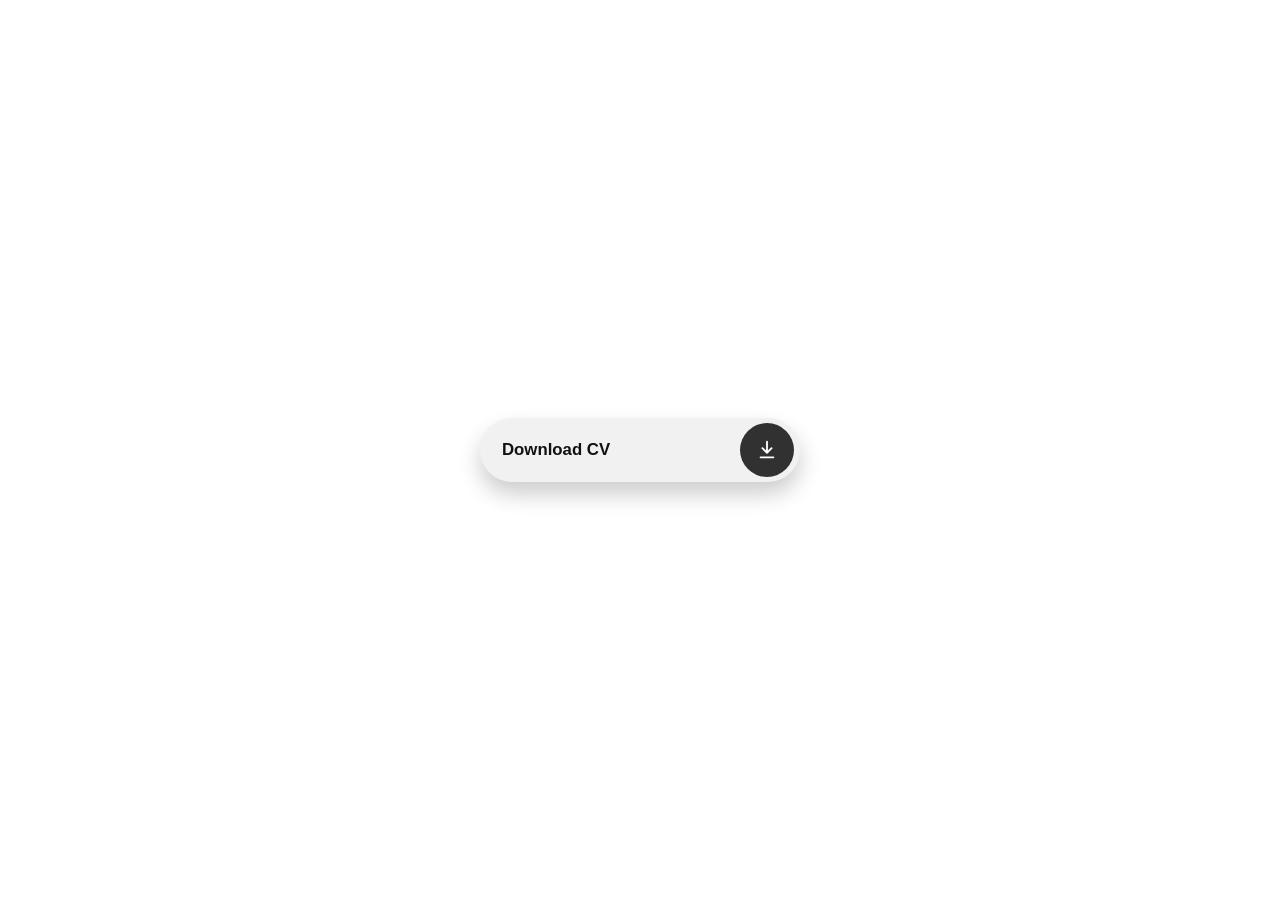
<file: button.html>
<!DOCTYPE html>
<html lang="en">
<head>
    <meta charset="UTF-8" />
    <meta name="viewport" content="width=device-width, initial-scale=1.0" />
    <title>Sliding Download Button</title>
    <link rel="stylesheet" href="button.css" />
</head>
<body>
    <a class="cta-button" href="files/Gabriel_Stewart_CV.pdf" download="Gabriel_Stewart_CV.pdf" aria-label="Download CV">
        <span class="label-dark" aria-hidden="true">Download CV</span>
        <span class="label-light" aria-hidden="true">Download CV</span>
        <span class="slider" aria-hidden="true">
            <svg viewBox="0 0 24 24" width="22" height="22" fill="none" stroke="currentColor" stroke-width="2" stroke-linecap="round" stroke-linejoin="round">
                <path d="M12 3v12m0 0 5-5m-5 5-5-5M5 20h14" />
            </svg>
        </span>
    </a>
</body>
</html>
</file>
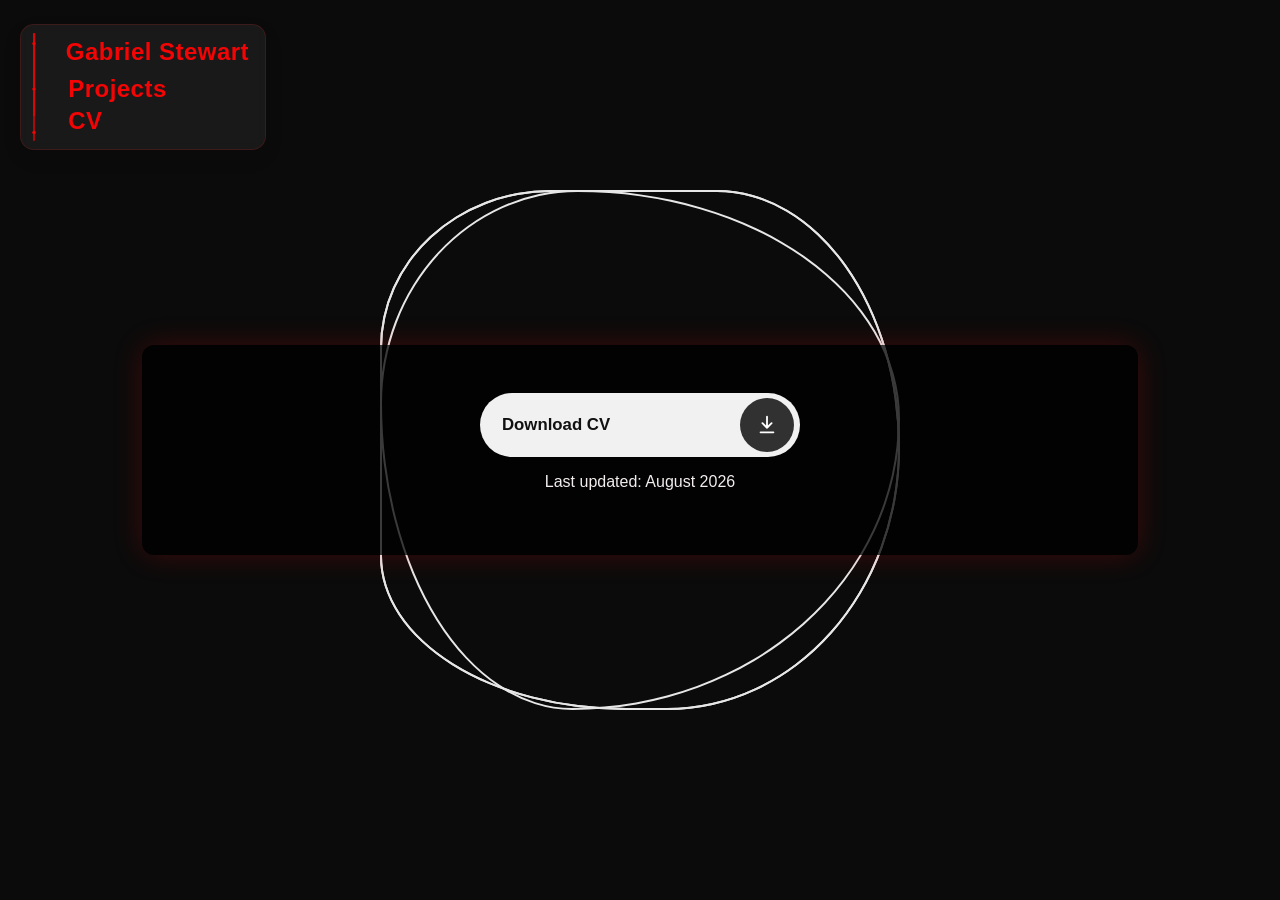
<file: cv.html>
<!DOCTYPE html>
<html lang="en">
<head>
    <meta charset="UTF-8">
    <meta name="viewport" content="width=device-width, initial-scale=1.0">
    <title>Academic Profile</title>
    <link rel="stylesheet" href="https://cdnjs.cloudflare.com/ajax/libs/font-awesome/6.4.2/css/all.min.css">
    <link rel="stylesheet" href="cv_styles.css">
</head>
<body>
    <div class="page-content">
        <nav>
            <svg class="circuit-overlay" viewBox="0 0 60 300" preserveAspectRatio="none">
                 <line x1="30" y1="20" x2="30" y2="280" stroke="#f30505" stroke-width="2"/>
                
               <circle cx="30" cy="45" r="4" fill="#f30505"/>
                 <circle cx="30" cy="155" r="4" fill="#f30505"/>
                 <circle cx="30" cy="260" r="4" fill="#f30505"/>

                 <line x1="30" y1="20" x2="30" y2="280" stroke="#f30505" stroke-width="2"/>
                 <line x1="30" y1="20" x2="30" y2="220" stroke="#f30505" stroke-width="2"/>
                 <line x1="30" y1="20" x2="30" y2="220" stroke="#f30505" stroke-width="2"/>

            </svg>

            <a href="index.html" class="name-title nav-item">Gabriel Stewart</a>
            <div class="nav-links">
                <a href="projects.html" class="nav-item">Projects</a>
                <a href="cv.html" class="nav-item">CV</a> 
            </div>
        </nav> 
        

        <!-- Other sections remain the same -->
                    
        <section id="cv" class="cv-section"> 
            <iframe class="cv-button-frame" src="button.html" title="Download CV" width="320" height="64"></iframe>
            <p class="cv-description">Last updated: August 2026</p>
            
        </section>
    </div>

    <div class="rings-bg" aria-hidden="true">
        <div class="ring">
            <i style="--clr: #ff3b30"></i>
            <i style="--clr: #f5f5f5"></i>
            <i style="--clr: #d9d9d9"></i>
        </div>
    </div>
</body>
</html>
</file>
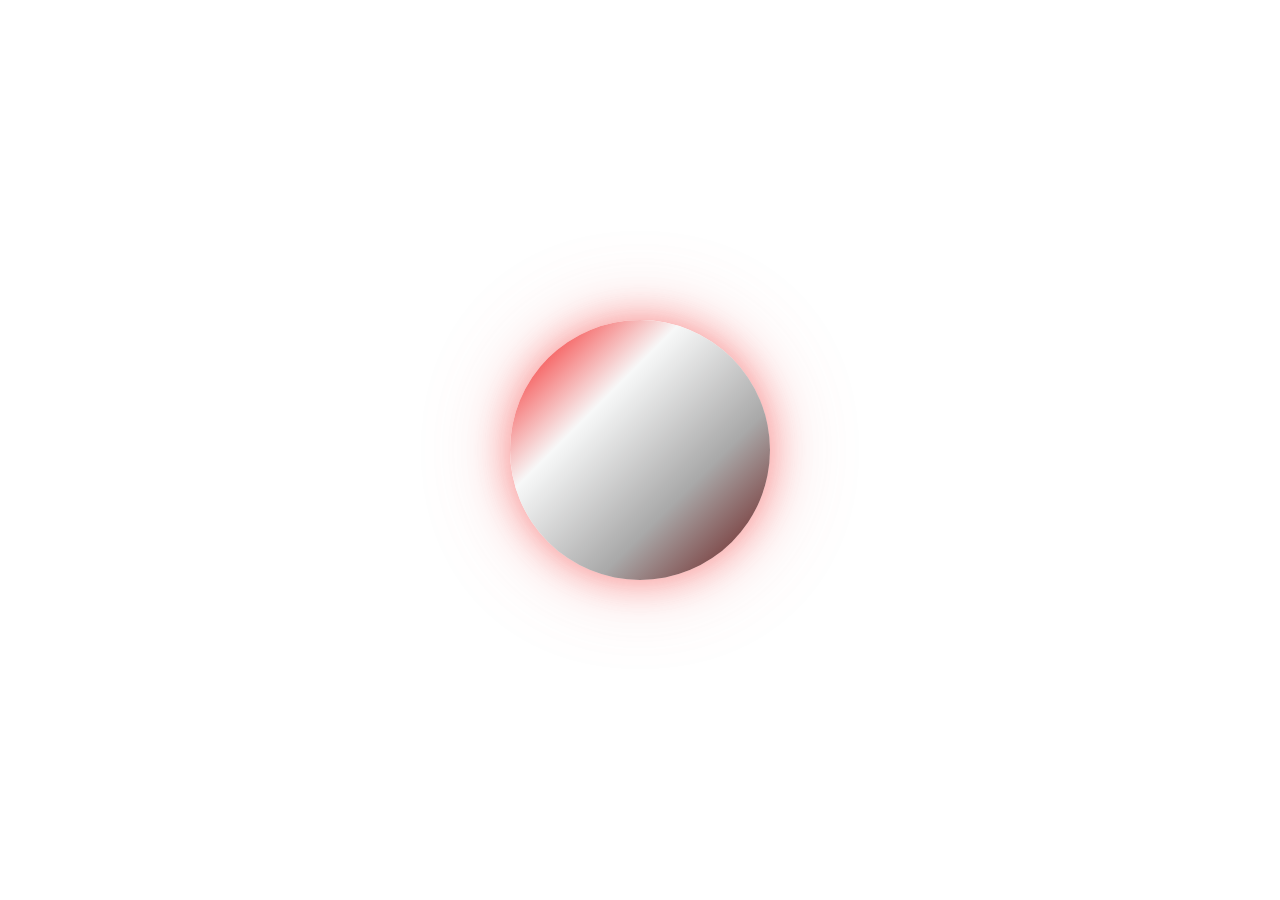
<file: orb.html>
<!DOCTYPE html>
<html lang="en">
<head>
	<meta charset="UTF-8">
	<meta name="viewport" content="width=device-width, initial-scale=1.0">
	<title>Orb</title>
	<link rel="stylesheet" href="orb.css">
	<script src="orb.js" defer></script>
</head>
<body>
	<div class="orb"></div>
</body>
</html>
</file>
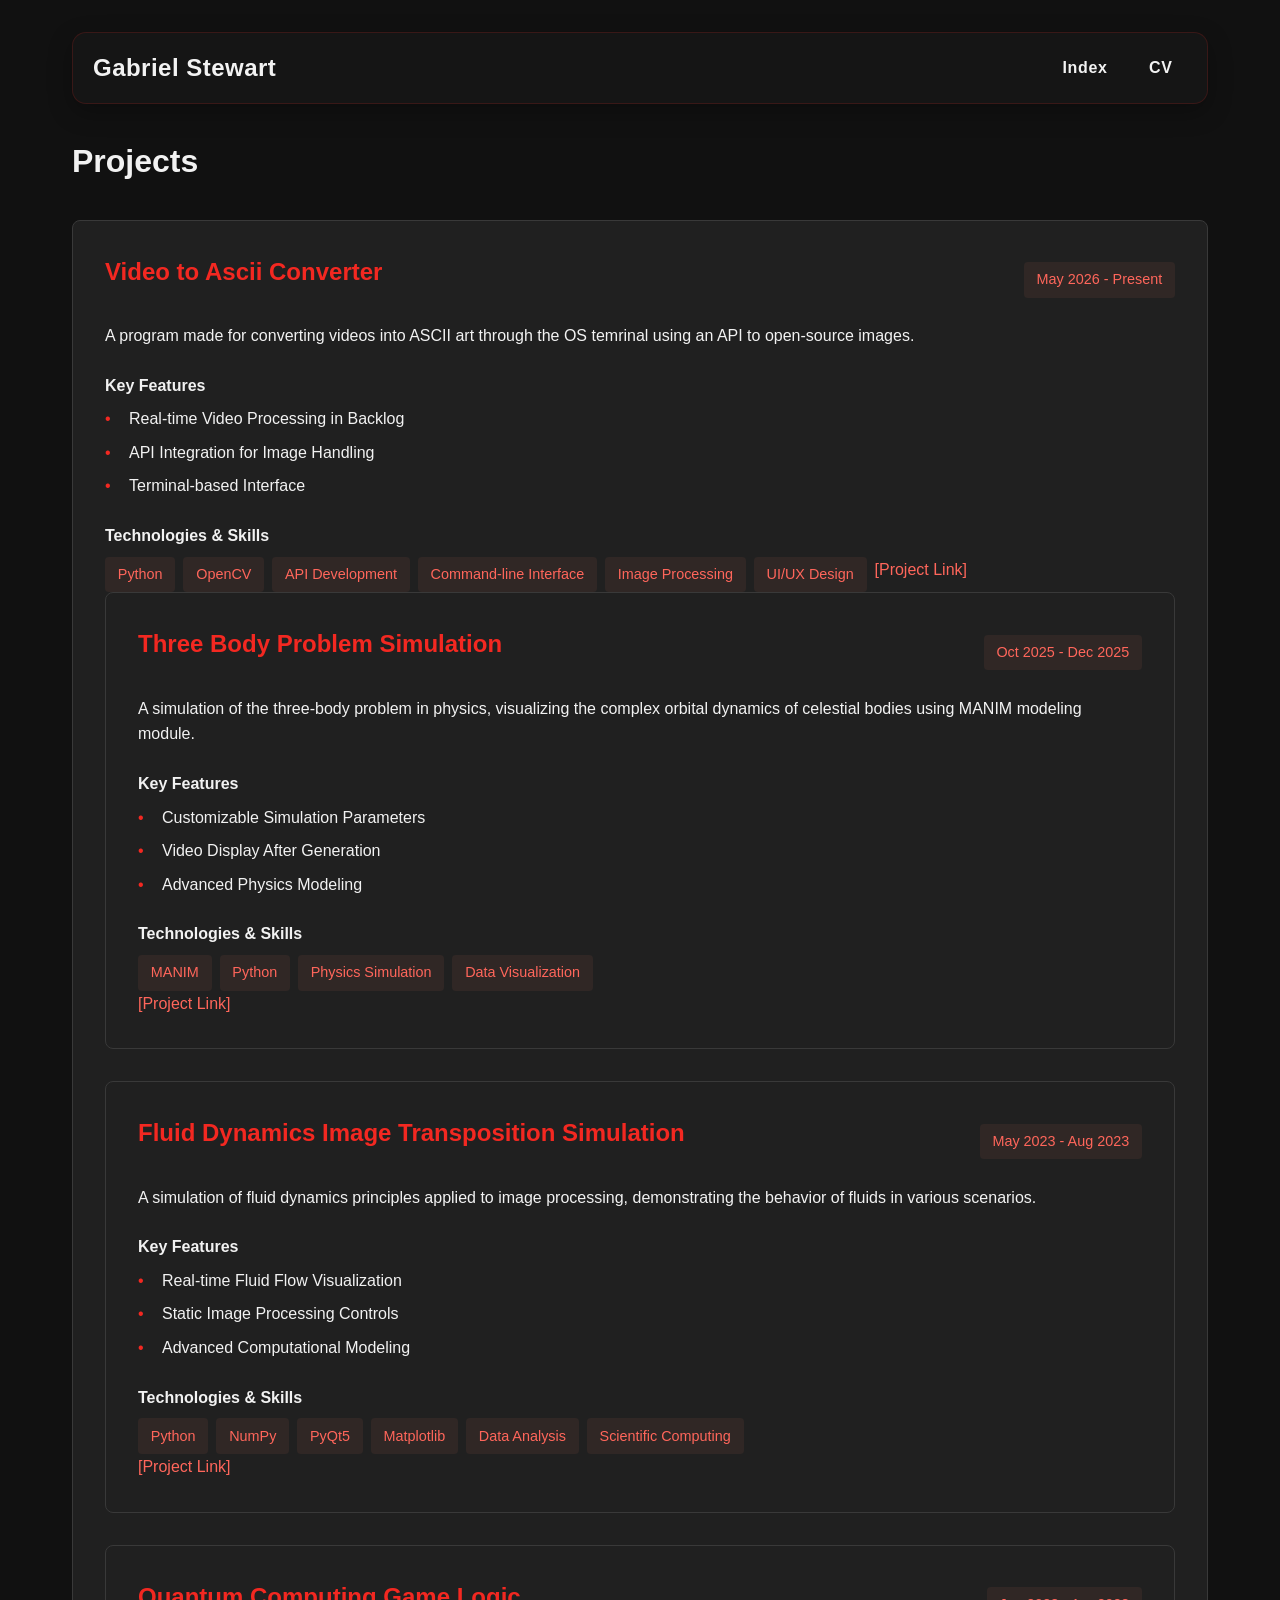
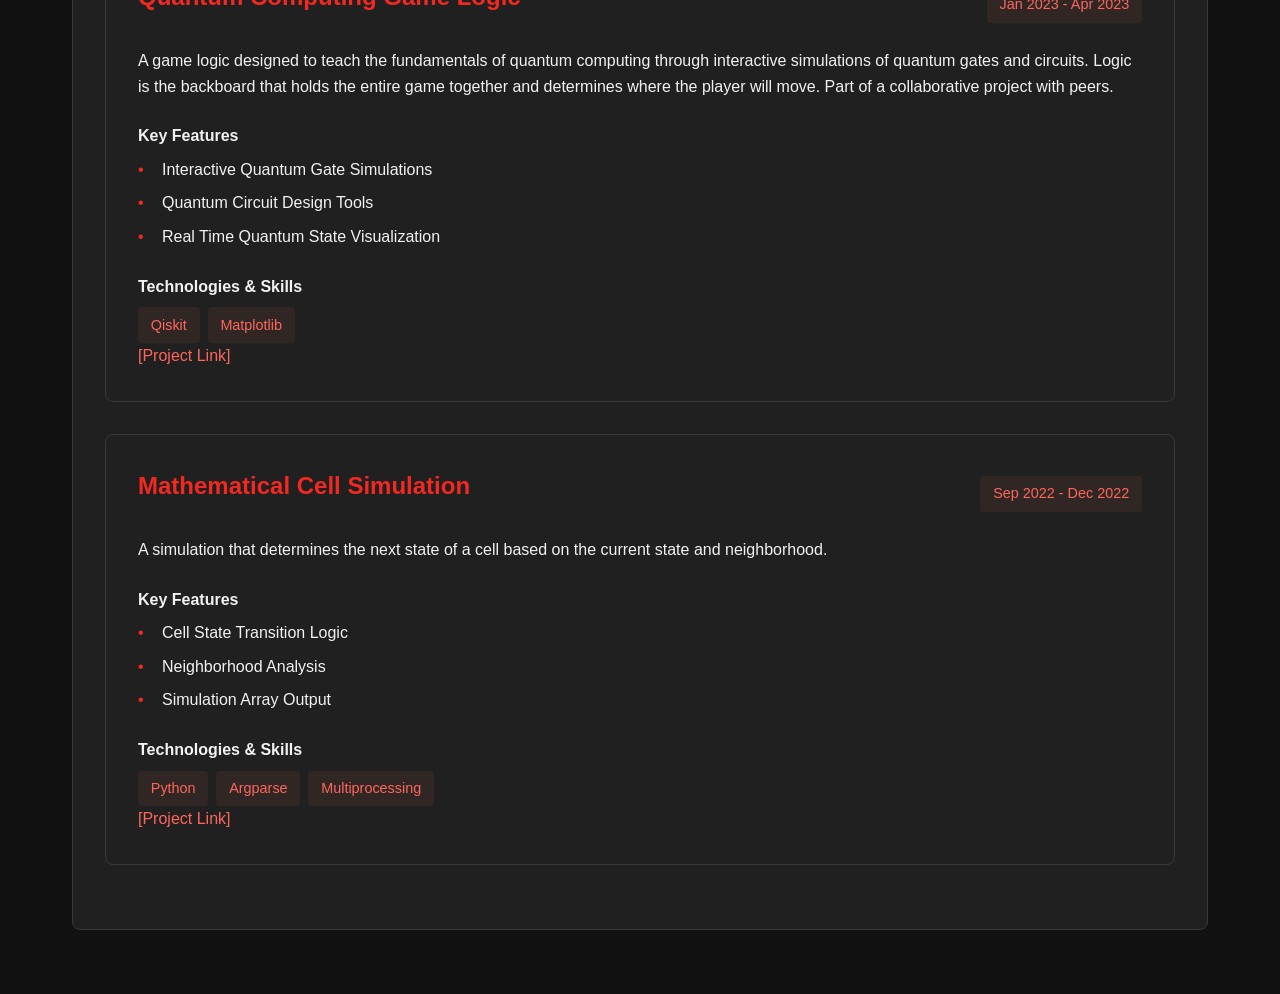
<file: projects.html>
<!DOCTYPE html>
<html lang="en">
<head>
    <meta charset="UTF-8">
    <meta name="viewport" content="width=device-width, initial-scale=1.0">
    <title>Projects - Academic Portfolio</title>
    <link rel="stylesheet" href="projects_styles.css">
    <link rel="stylesheet" href="https://cdnjs.cloudflare.com/ajax/libs/font-awesome/6.4.2/css/all.min.css">
</head>
<body>
    <div class="container">
        <nav>
            <a href="index.html" class="name-title">Gabriel Stewart</a>
            <div class="nav-links">
                <a href="index.html">Index</a>
                <a href="cv.html">CV</a>
            </div>
        </nav>

        <h2>Projects</h2>
        <!-- Video to Ascii Converter -->
        <div class="project-card">
            <div class="project-header">
                <div class="project-title-group">
                    <h3 class="project-title">Video to Ascii Converter</h3>
                </div>
                <span class="project-timeline">May 2026 - Present</span>
            </div>
            <div class="project-description">
                <p>A program made for converting videos into ASCII art through the OS temrinal using an API to open-source images.</p>
            </div>
            <div class="key-features">
                <h4>Key Features</h4>
                <ul>
                    <li>Real-time Video Processing in Backlog</li>
                    <li>API Integration for Image Handling</li>
                    <li>Terminal-based Interface</li>
                </ul>
            </div>
            <div class="skills-section">
                <h4>Technologies & Skills</h4>
                <div class="skills-grid">
                    <span class="skill-tag">Python</span>
                    <span class="skill-tag">OpenCV</span>
                    <span class="skill-tag">API Development</span>
                    <span class="skill-tag">Command-line Interface</span>
                    <span class="skill-tag">Image Processing</span>
                    <span class="skill-tag">UI/UX Design</span>
                    <div>
                    <a href="https://github.com/gabrstew/Video-To-Ascii-Converter" class="highlight-link">[Project Link]</a> 
                </div>
            </div>
        </div>

        <!-- Three Body Problem Simulation -->
        <div class="project-card">
            <div class="project-header">
                <div class="project-title-group">
                    <h3 class="project-title">Three Body Problem Simulation</h3>
                </div>
                <span class="project-timeline">Oct 2025 - Dec 2025</span>
            </div>
            <div class="project-description">
                <p>A simulation of the three-body problem in physics, visualizing the complex orbital dynamics of celestial bodies using MANIM modeling module.</p>
            </div>
            <div class="key-features">
                <h4>Key Features</h4>
                <ul>
                    <li>Customizable Simulation Parameters</li>
                    <li>Video Display After Generation</li>
                    <li>Advanced Physics Modeling</li>
                </ul>
            </div>
            <div class="skills-section">
                <h4>Technologies & Skills</h4>
                <div class="skills-grid">
                    <span class="skill-tag">MANIM</span>
                    <span class="skill-tag">Python</span>
                    <span class="skill-tag">Physics Simulation</span>
                    <span class="skill-tag">Data Visualization</span>
                    
                </div>
                <a href="https://github.com/gabrstew/Three-Body-Problem" class="highlight-link">[Project Link]</a>
            </div>
        </div>

        <!-- Fluid Dynamics Image Transposition Simulation -->
        <div class="project-card">
            <div class="project-header">
                <div class="project-title-group">
                    <h3 class="project-title">Fluid Dynamics Image Transposition Simulation</h3>
                </div>
                <span class="project-timeline">May 2023 - Aug 2023</span>
            </div>
            <div class="project-description">
                <p>A simulation of fluid dynamics principles applied to image processing, demonstrating the behavior of fluids in various scenarios.</p>
            </div>
            <div class="key-features">
                <h4>Key Features</h4>
                <ul>
                    <li>Real-time Fluid Flow Visualization</li>
                    <li>Static Image Processing Controls</li>
                    <li>Advanced Computational Modeling</li>
                </ul>
            </div>
            <div class="skills-section">
                <h4>Technologies & Skills</h4>
                <div class="skills-grid">
                    <span class="skill-tag">Python</span>
                    <span class="skill-tag">NumPy</span>
                    <span class="skill-tag">PyQt5</span>
                    <span class="skill-tag">Matplotlib</span>
                    <span class="skill-tag">Data Analysis</span>
                    <span class="skill-tag">Scientific Computing</span>
                </div>
                <a href="https://github.com/gabrstew/Fluid-Dynamics-Image-Transposition" class="highlight-link">[Project Link]</a>
            </div>
        </div>

        <!-- Quantum Computing Game Logic -->
        <div class="project-card">
            <div class="project-header">
                <div class="project-title-group">
                    <h3 class="project-title">Quantum Computing Game Logic</h3>
                </div>
                <span class="project-timeline">Jan 2023 - Apr 2023</span>
            </div>
            <div class="project-description">
                <p>A game logic designed to teach the fundamentals of quantum computing through interactive simulations of quantum gates and circuits. Logic is the backboard that holds the entire game together and determines where the player will move. Part of a collaborative project with peers.</p>
            </div>
            <div class="key-features">
                <h4>Key Features</h4>
                <ul>
                    <li>Interactive Quantum Gate Simulations</li>
                    <li>Quantum Circuit Design Tools</li>
                    <li>Real Time Quantum State Visualization</li>
                </ul>
            </div>
            <div class="skills-section">
                <h4>Technologies & Skills</h4>
                <div class="skills-grid">
                    <span class="skill-tag">Qiskit</span>
                    <span class="skill-tag">Matplotlib</span>
                </div>
                <a href="https://github.com/gabrstew/Quantum_Tree_Game" class="highlight-link">[Project Link]</a>

            </div>
        </div>

        <!-- Mathematical Cell Simulation -->
        <div class="project-card">
            <div class="project-header">
                <div class="project-title-group">
                    <h3 class="project-title">Mathematical Cell Simulation</h3>
                </div>
                <span class="project-timeline">Sep 2022 - Dec 2022</span>
            </div>
            <div class="project-description">
                <p>A simulation that determines the next state of a cell based on the current state and neighborhood.</p>
            </div>
            <div class="key-features">
                <h4>Key Features</h4>
                <ul>
                    <li>Cell State Transition Logic</li>
                    <li>Neighborhood Analysis</li>
                    <li>Simulation Array Output</li>
                </ul>
            </div>
            <div class="skills-section">
                <h4>Technologies & Skills</h4>
                <div class="skills-grid">
                    <span class="skill-tag">Python</span>
                    <span class="skill-tag">Argparse</span>
                    <span class="skill-tag">Multiprocessing</span>
                </div>
                                    <a href="https://github.com/gabrstew/Cellular-Transition" class="highlight-link">[Project Link]</a>

            </div>
        </div>
    </div>
</body>
</html>    
            </div>
            </div>
        </div>
    </div>
</body>
</html>
</file>
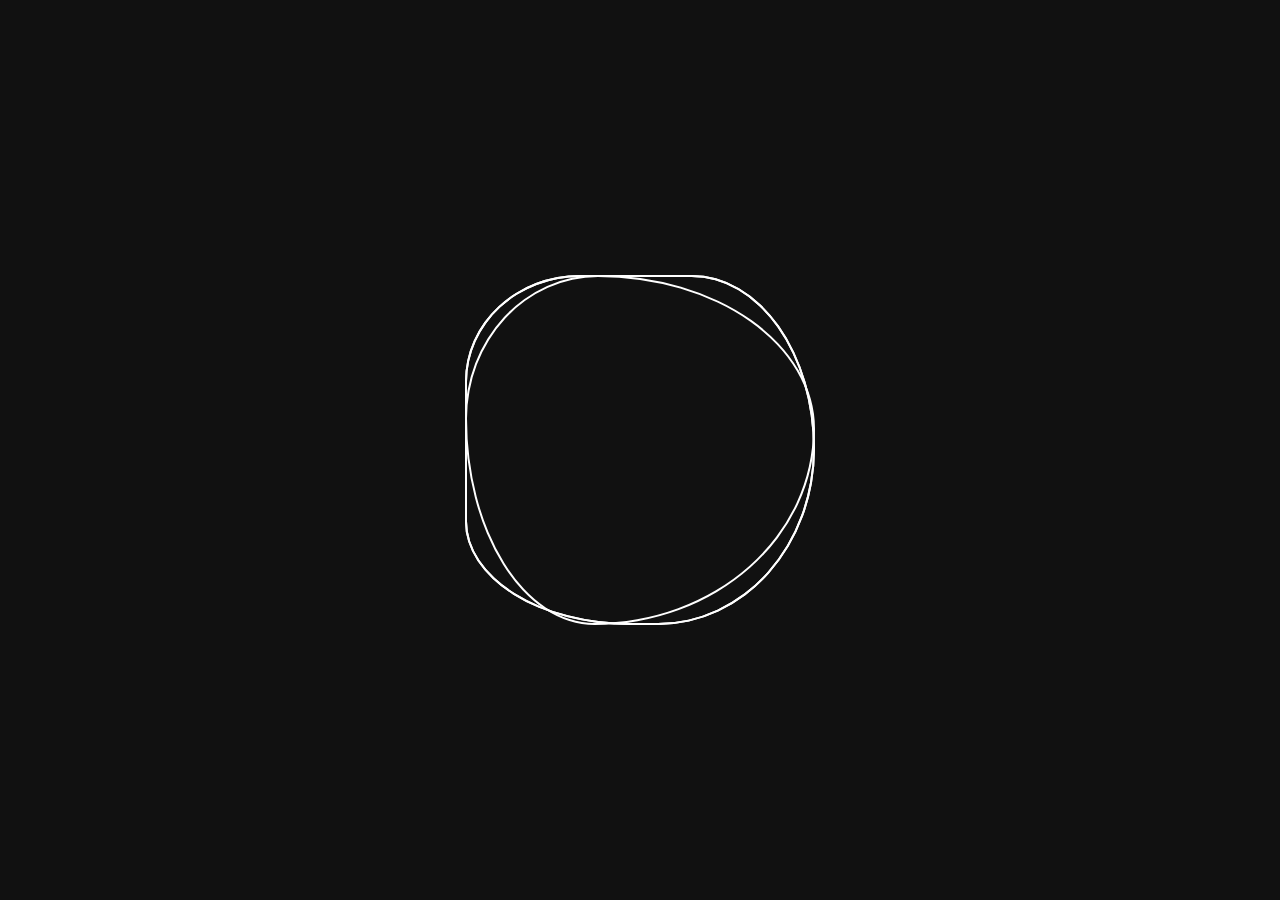
<file: rings.html>
<!DOCTYPE html>
<html lang="en">
<head>
<link rel="stylesheet" href="rings.css">
</head>
<body>
    <div class="ring">
        <i style="--clr:red"></i>
        <i style="--clr:white"></i>
        <i style="--clr:black"></i>
    </div>
</body>
</html>
</file>
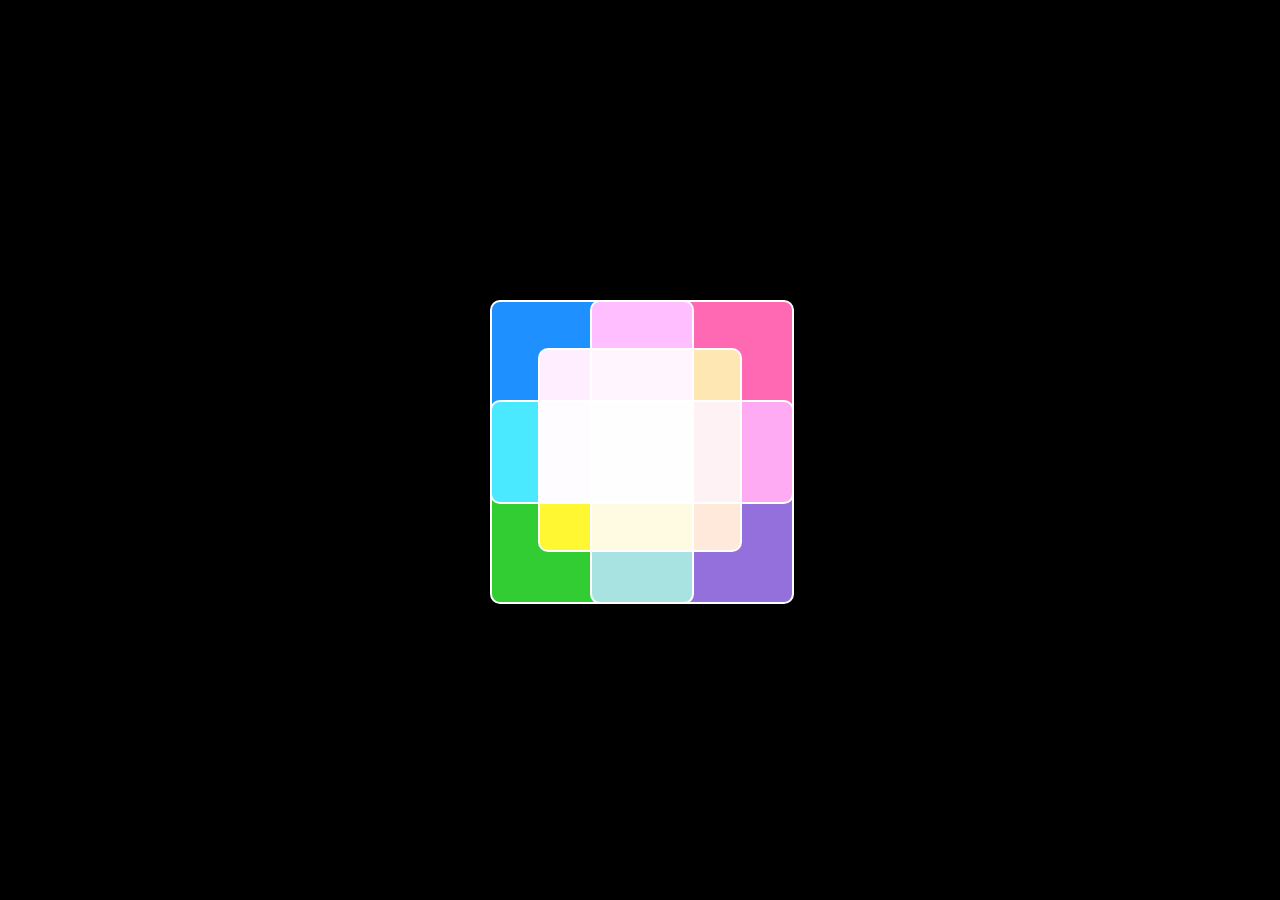
<file: Squares.html>
<!DOCTYPE html>
<html>
<head>
    <link rel="stylesheet" href="squares.css">
    <link rel="stylesheet" href="https://cdnjs.cloudflare.com/ajax/libs/font-awesome/6.4.2/css/all.min.css">
    <style>
        body {
            margin: 0;
            height: 100vh;
            display: flex;
            justify-content: center;
            align-items: center;
            background-color: black;
            overflow: hidden;
        }
        .loader, .loader span {
            width: 20em;
            height: 20em;
            border: 0.25em solid white;
            font-size: 10px;
            border-radius: 1em;
            position: absolute;
            mix-blend-mode: screen;
        }
        .loader {
            background-color: gold;
            animation: rotating 2s linear
            infinite;

        }
        @keyframes rotating {
            to {
                transform: rotate(1turn);
            }
        }
        .loader span {
            animation: de-rotating 4s
            linear infinite;
        }
        @keyframes de-rotating {
            from, to {
                transform: rotate(0deg)
                scale(0.5);
            } 
            50% {
                transform: rotate(-180deg)
                scale(1.2);
            }
        }
        .loader span:nth-child(1) {
            top: -5em;
            left: -5em;
            background-color: dodgerblue;
        }
        .loader span:nth-child(2) {
            top: -5em;
            left: 5em;
            background-color: hotpink;
        }
        .loader span:nth-child(3) {
            top: 5em;
            left: 5em;
            background-color: mediumpurple;
        }
        .loader span:nth-child(4) {
            top: 5em;
            left: -5em;
            background-color: limegreen;
        }
    </style>
</head>
<body>
    <div class="loader">
        <span></span> 
        <span></span>
        <span></span>
        <span></span>
    </div>
<body>
<html>
</file>
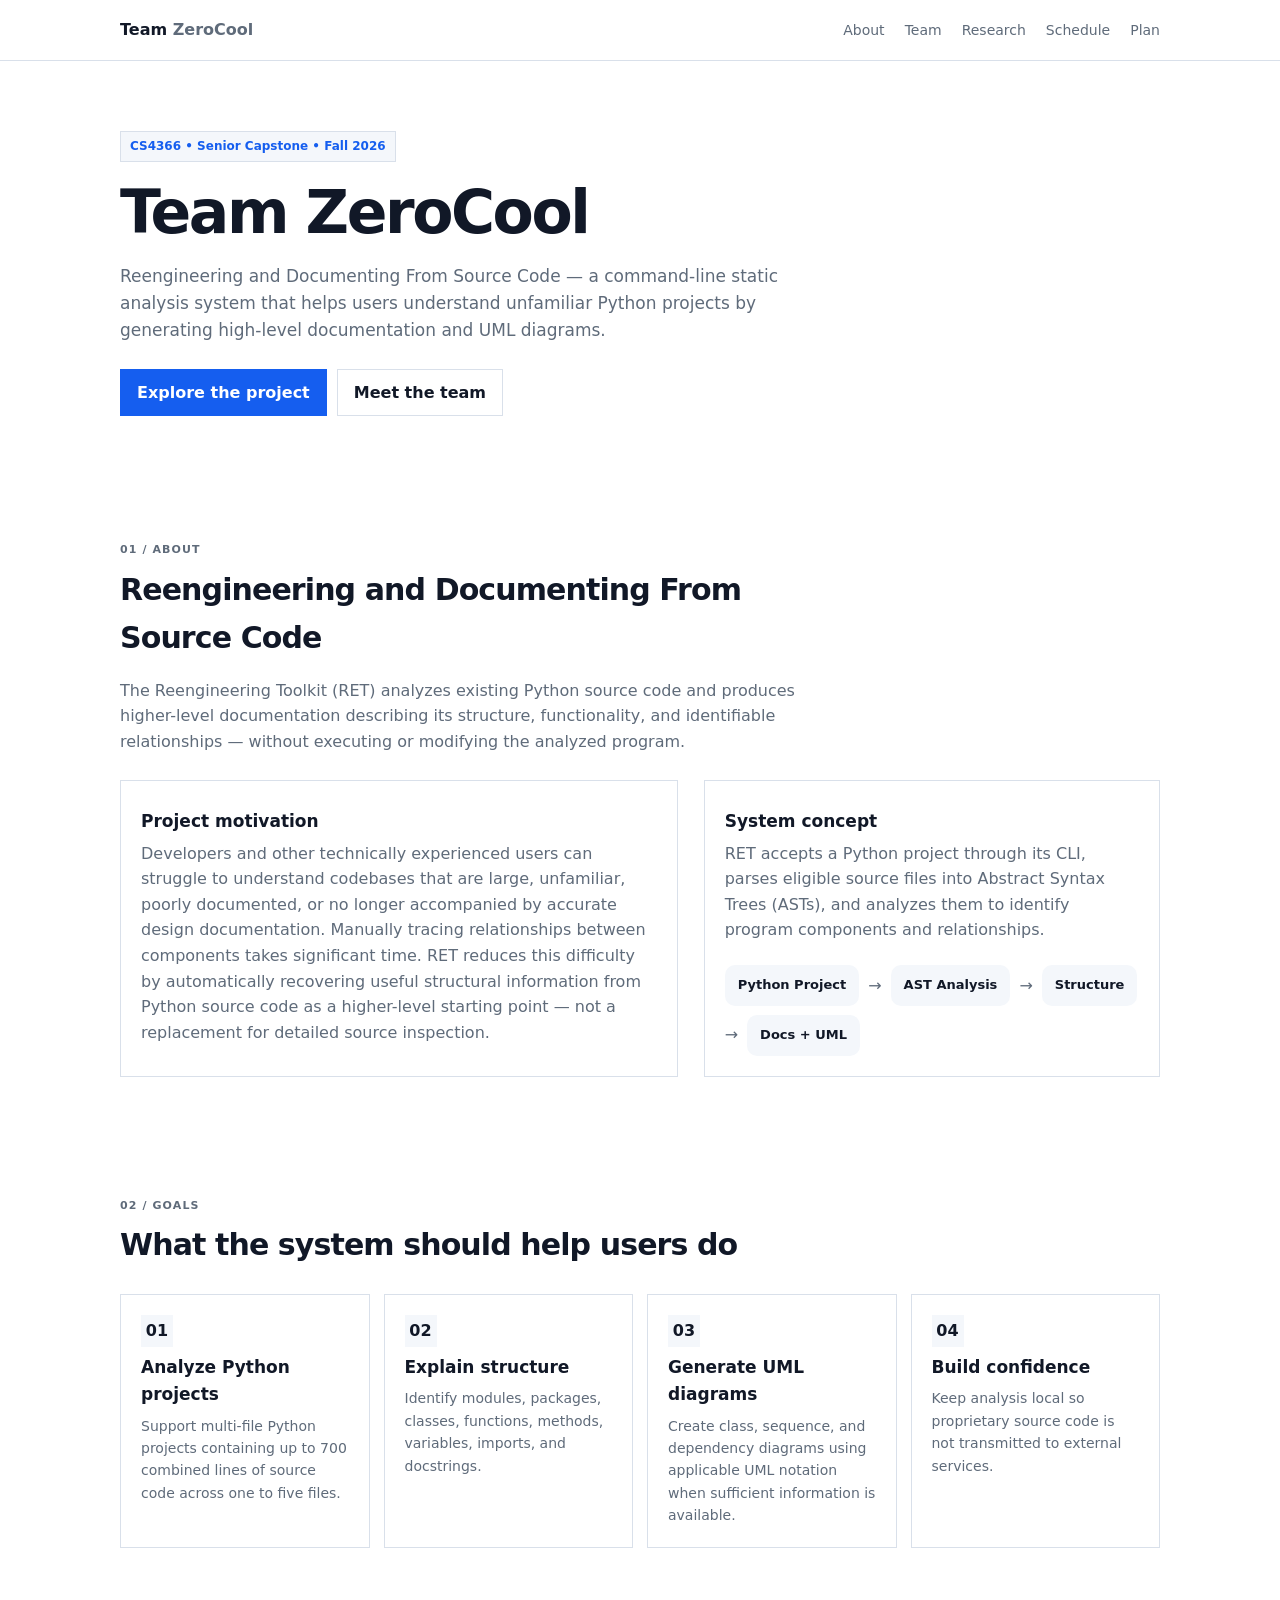
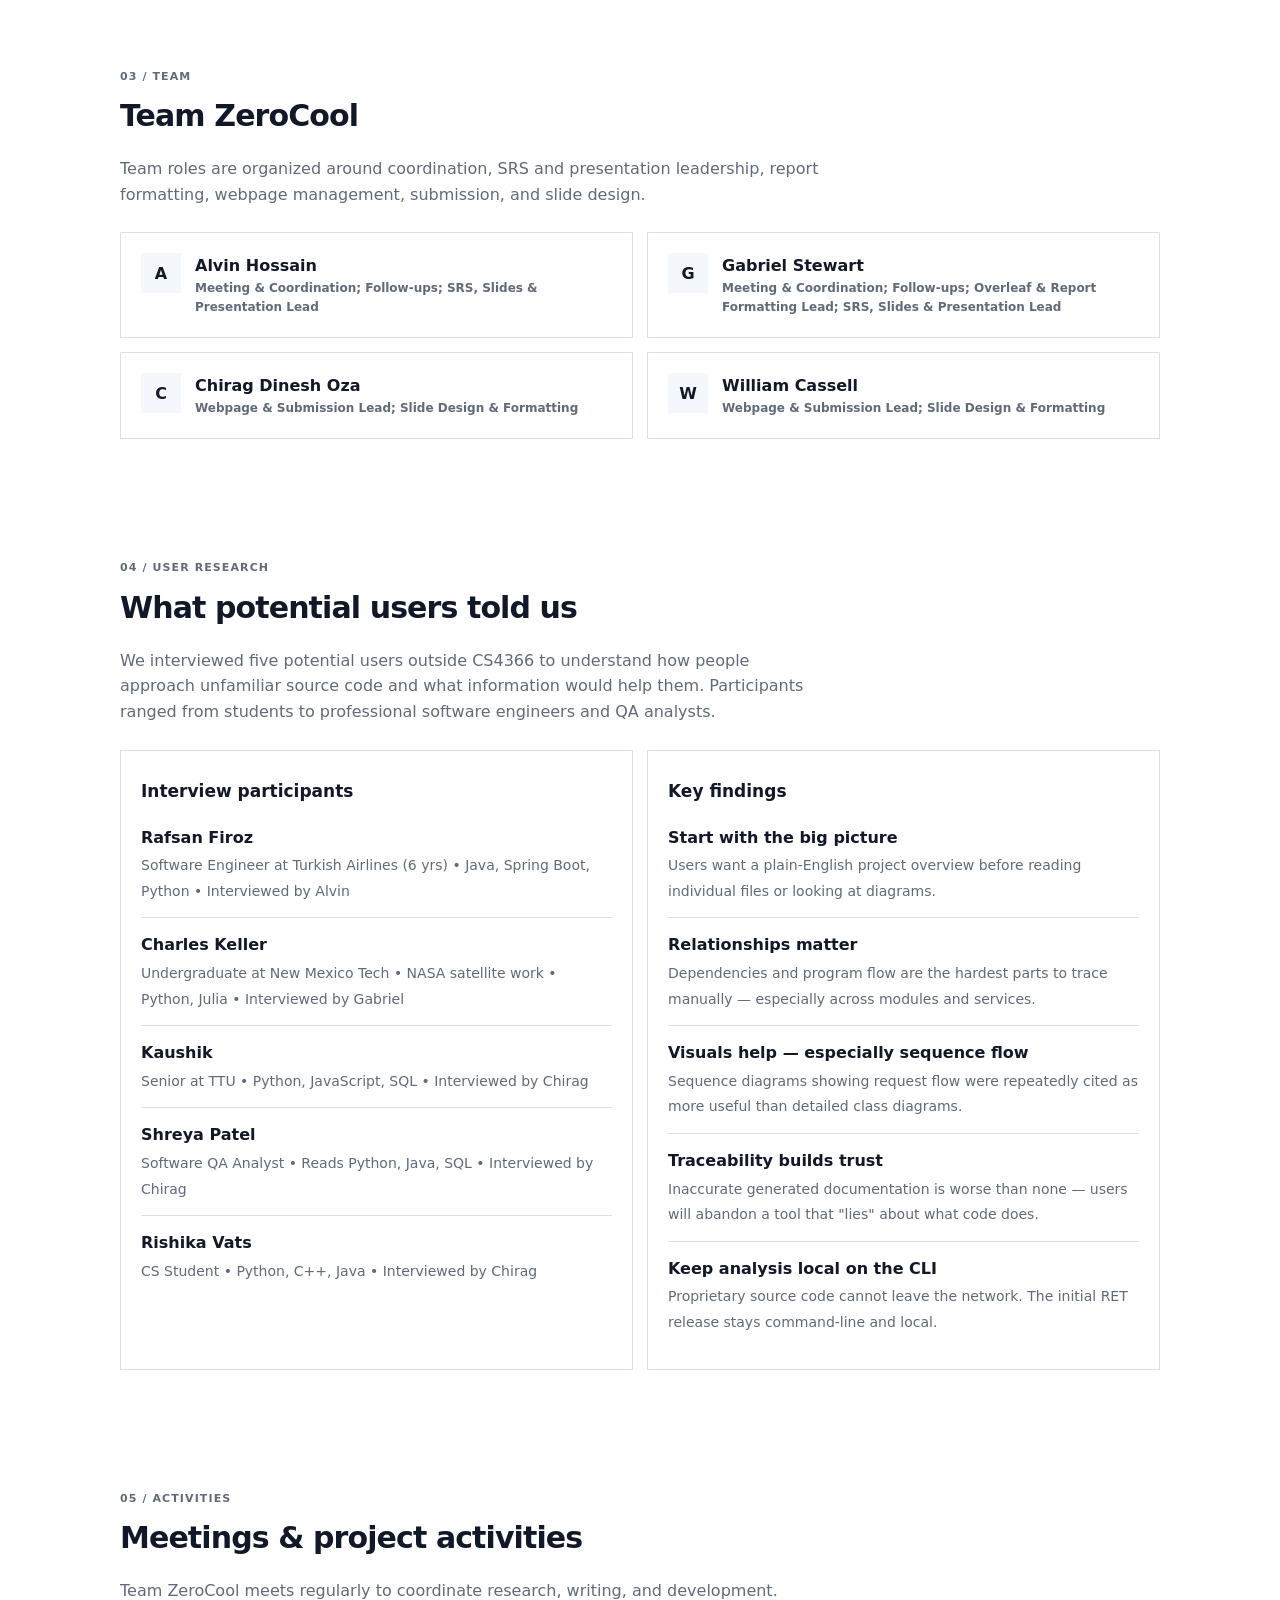
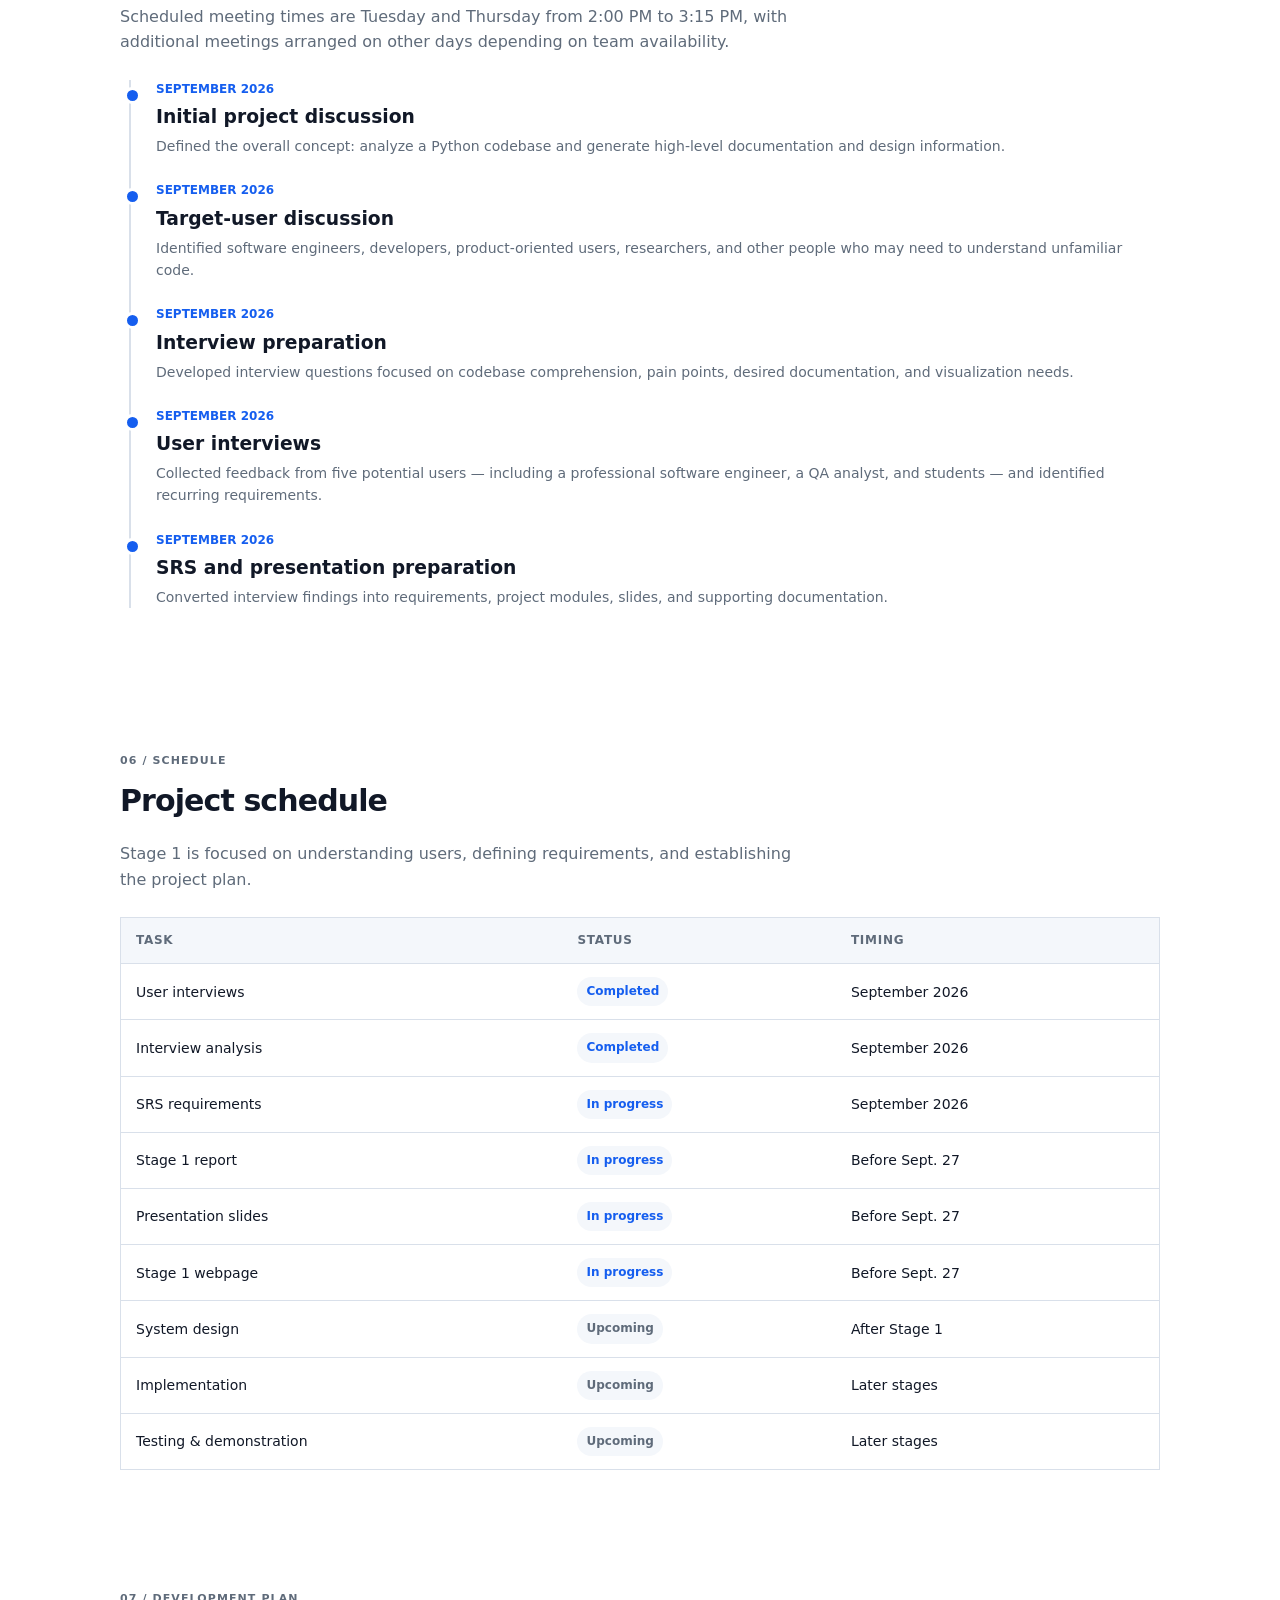
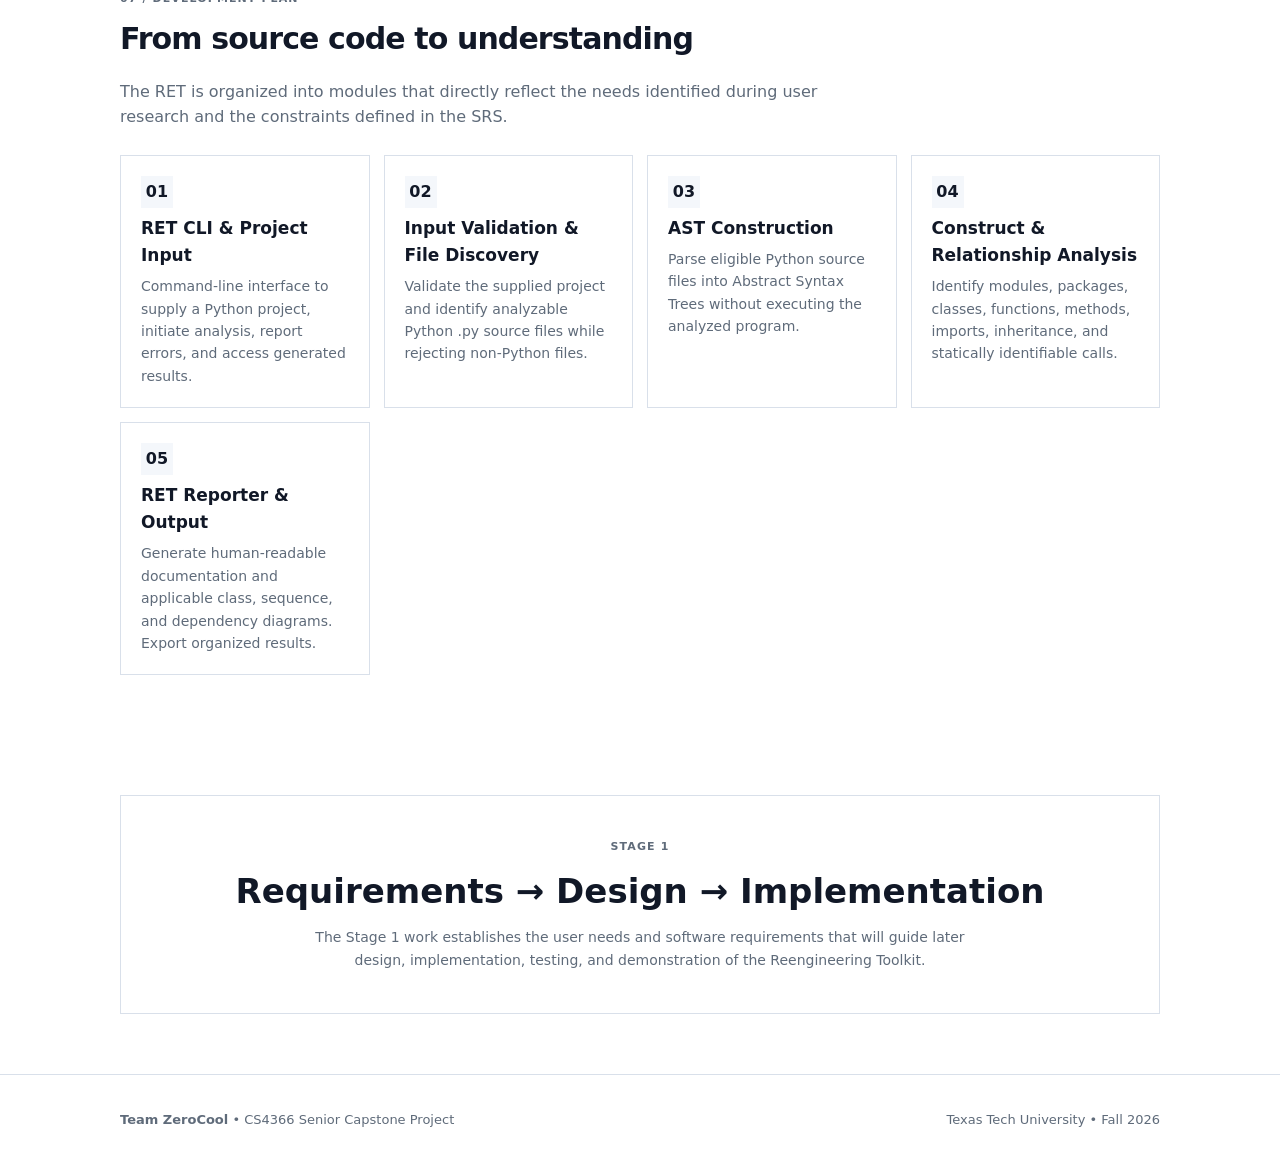
<file: images/Team ZeroCool webapge — CS4366 Capstone.html>
<!doctype html>
<html lang="en">
<head>
<meta charset="utf-8">
<meta name="viewport" content="width=device-width, initial-scale=1">
<title>Team ZeroCool — CS4366</title>
<style>
:root{color-scheme:light;--bg:#fff;--surface:#fff;--surface2:#f4f7fb;--text:#111827;--muted:#5f6b7a;--line:#d9e0ea;--accent:#155eef;--accent2:#155eef;--shadow:none}
*{box-sizing:border-box}html{scroll-behavior:smooth}body{margin:0;font-family:Inter,ui-sans-serif,system-ui,-apple-system,BlinkMacSystemFont,"Segoe UI",sans-serif;background:var(--bg);color:var(--text);line-height:1.6}.root{min-height:100vh;background:var(--bg)}
a{color:inherit;text-decoration:none}.container{width:min(1040px,92%);margin:auto}.nav{position:sticky;top:0;z-index:20;background:var(--surface);border-bottom:1px solid var(--line)}.navin{height:60px;display:flex;align-items:center;justify-content:space-between}.brand{font-weight:700}.brand span{color:var(--muted)}.links{display:flex;gap:20px;font-size:14px;color:var(--muted)}.links a:hover{color:var(--text)}
.hero{padding:70px 0 65px;background:var(--surface)}.eyebrow{display:inline-flex;padding:5px 9px;border:1px solid var(--line);background:var(--surface2);font-size:12px;font-weight:600;color:var(--accent)}h1{font-size:clamp(36px,6vw,60px);line-height:1.08;letter-spacing:-.04em;margin:18px 0}.hero p{max-width:720px;color:var(--muted);font-size:17px}.buttons{display:flex;gap:10px;margin-top:24px;flex-wrap:wrap}.btn{padding:10px 16px;border:1px solid var(--line);font-weight:600;background:var(--surface)}.btn.primary{background:var(--accent);color:white;border-color:var(--accent)}
section{padding:60px 0}.section-head{max-width:700px;margin-bottom:25px}.kicker{text-transform:uppercase;letter-spacing:.1em;font-size:11px;color:var(--muted);font-weight:700}.section-head h2{font-size:30px;letter-spacing:-.03em;margin:7px 0}.section-head p{color:var(--muted)}.grid{display:grid;gap:14px}.goals{grid-template-columns:repeat(4,1fr)}.card{background:var(--surface);border:1px solid var(--line);padding:20px}.card h3{margin:7px 0 6px;font-size:17px}.card p{margin:0;color:var(--muted);font-size:14px}.num{width:32px;height:32px;background:var(--surface2);display:grid;place-items:center;color:var(--text);font-weight:700}
.about{display:grid;grid-template-columns:1.1fr .9fr;gap:26px;align-items:stretch}.about .card p{font-size:16px}.flow{display:flex;align-items:center;gap:9px;flex-wrap:wrap;margin-top:22px}.step{padding:10px 13px;border-radius:10px;background:var(--surface2);font-size:13px;font-weight:750}.arrow{color:var(--muted)}
.team{grid-template-columns:repeat(2,1fr)}.person{display:flex;gap:14px;align-items:flex-start}.avatar{width:40px;height:40px;background:var(--surface2);display:grid;place-items:center;font-weight:700;color:var(--text);flex:none}.role{color:var(--muted);font-size:12px;font-weight:600}.name{font-weight:700}.tablewrap{overflow:auto;border:1px solid var(--line)}.table{width:100%;border-collapse:collapse;background:var(--surface)}th,td{text-align:left;padding:13px 15px;border-bottom:1px solid var(--line);font-size:14px}th{font-size:12px;text-transform:uppercase;letter-spacing:.06em;color:var(--muted);background:var(--surface2)}tr:last-child td{border-bottom:0}
.research{grid-template-columns:1fr 1fr}.finding{padding:14px 0;border-bottom:1px solid var(--line)}.finding:last-child{border-bottom:0}.finding b{display:block;margin-bottom:2px}.finding span{color:var(--muted);font-size:14px}.timeline{position:relative;margin-left:9px;border-left:2px solid var(--line);padding-left:25px}.event{position:relative;margin:0 0 24px}.event:before{content:"";position:absolute;width:11px;height:11px;border-radius:50%;background:var(--accent);left:-32px;top:7px;border:3px solid var(--bg)}.event .date{font-size:12px;font-weight:800;color:var(--accent)}.event h3{margin:3px 0}.event p{margin:0;color:var(--muted);font-size:14px}
.status{display:inline-flex;padding:5px 9px;border-radius:999px;background:var(--surface2);font-size:12px;font-weight:750}.status.done{color:var(--accent2)}.status.progress{color:var(--accent)}.status.next{color:var(--muted)}footer{padding:35px 0;border-top:1px solid var(--line);color:var(--muted);font-size:13px}.footerin{display:flex;justify-content:space-between;gap:20px;flex-wrap:wrap}
@media(max-width:850px){.goals{grid-template-columns:repeat(2,1fr)}.team{grid-template-columns:1fr 1fr}.about,.research{grid-template-columns:1fr}.links{display:none}}@media(max-width:560px){.goals,.team{grid-template-columns:1fr}.hero{padding:55px 0}.hero p{font-size:16px}section{padding:50px 0}}
</style>
</head>
<body><div class="root">
<nav class="nav"><div class="container navin"><a class="brand" href="#top">Team <span>ZeroCool</span></a><div class="links"><a href="#about">About</a><a href="#team">Team</a><a href="#research">Research</a><a href="#schedule">Schedule</a><a href="#plan">Plan</a></div></div></nav>

<header class="hero" id="top"><div class="container">
<span class="eyebrow">CS4366 • Senior Capstone • Fall 2026</span>
<h1>Team ZeroCool</h1>
<p>Reengineering and Documenting From Source Code — a command-line static analysis system that helps users understand unfamiliar Python projects by generating high-level documentation and UML diagrams.</p>
<div class="buttons"><a class="btn primary" href="#plan">Explore the project</a><a class="btn" href="#team">Meet the team</a></div>
</div></header>

<section id="about"><div class="container"><div class="section-head"><div class="kicker">01 / About</div><h2>Reengineering and Documenting From Source Code</h2><p>The Reengineering Toolkit (RET) analyzes existing Python source code and produces higher-level documentation describing its structure, functionality, and identifiable relationships — without executing or modifying the analyzed program.</p></div><div class="about"><div class="card"><h3>Project motivation</h3><p>Developers and other technically experienced users can struggle to understand codebases that are large, unfamiliar, poorly documented, or no longer accompanied by accurate design documentation. Manually tracing relationships between components takes significant time. RET reduces this difficulty by automatically recovering useful structural information from Python source code as a higher-level starting point — not a replacement for detailed source inspection.</p></div><div class="card"><h3>System concept</h3><p>RET accepts a Python project through its CLI, parses eligible source files into Abstract Syntax Trees (ASTs), and analyzes them to identify program components and relationships.</p><div class="flow"><span class="step">Python Project</span><span class="arrow">→</span><span class="step">AST Analysis</span><span class="arrow">→</span><span class="step">Structure</span><span class="arrow">→</span><span class="step">Docs + UML</span></div></div></div></div></section>

<section><div class="container"><div class="section-head"><div class="kicker">02 / Goals</div><h2>What the system should help users do</h2></div><div class="grid goals">
<div class="card"><div class="num">01</div><h3>Analyze Python projects</h3><p>Support multi-file Python projects containing up to 700 combined lines of source code across one to five files.</p></div>
<div class="card"><div class="num">02</div><h3>Explain structure</h3><p>Identify modules, packages, classes, functions, methods, variables, imports, and docstrings.</p></div>
<div class="card"><div class="num">03</div><h3>Generate UML diagrams</h3><p>Create class, sequence, and dependency diagrams using applicable UML notation when sufficient information is available.</p></div>
<div class="card"><div class="num">04</div><h3>Build confidence</h3><p>Keep analysis local so proprietary source code is not transmitted to external services.</p></div>
</div></div></section>

<section id="team"><div class="container"><div class="section-head"><div class="kicker">03 / Team</div><h2>Team ZeroCool</h2><p>Team roles are organized around coordination, SRS and presentation leadership, report formatting, webpage management, submission, and slide design.</p></div><div class="grid team">
<div class="card person"><div class="avatar">A</div><div><div class="name">Alvin Hossain</div><div class="role">Meeting & Coordination; Follow-ups; SRS, Slides & Presentation Lead</div></div></div>
<div class="card person"><div class="avatar">G</div><div><div class="name">Gabriel Stewart</div><div class="role">Meeting & Coordination; Follow-ups; Overleaf & Report Formatting Lead; SRS, Slides & Presentation Lead</div></div></div>
<div class="card person"><div class="avatar">C</div><div><div class="name">Chirag Dinesh Oza</div><div class="role">Webpage & Submission Lead; Slide Design & Formatting</div></div></div>
<div class="card person"><div class="avatar">W</div><div><div class="name">William Cassell</div><div class="role">Webpage & Submission Lead; Slide Design & Formatting</div></div></div>
</div></div></section>

<section id="research"><div class="container"><div class="section-head"><div class="kicker">04 / User research</div><h2>What potential users told us</h2><p>We interviewed five potential users outside CS4366 to understand how people approach unfamiliar source code and what information would help them. Participants ranged from students to professional software engineers and QA analysts.</p></div><div class="research grid">
<div class="card"><h3>Interview participants</h3>
<div class="finding"><b>Rafsan Firoz</b><span>Software Engineer at Turkish Airlines (6 yrs) • Java, Spring Boot, Python • Interviewed by Alvin</span></div>
<div class="finding"><b>Charles Keller</b><span>Undergraduate at New Mexico Tech • NASA satellite work • Python, Julia • Interviewed by Gabriel</span></div>
<div class="finding"><b>Kaushik</b><span>Senior at TTU • Python, JavaScript, SQL • Interviewed by Chirag</span></div>
<div class="finding"><b>Shreya Patel</b><span>Software QA Analyst • Reads Python, Java, SQL • Interviewed by Chirag</span></div>
<div class="finding"><b>Rishika Vats</b><span>CS Student • Python, C++, Java • Interviewed by Chirag</span></div>
</div>
<div class="card"><h3>Key findings</h3>
<div class="finding"><b>Start with the big picture</b><span>Users want a plain-English project overview before reading individual files or looking at diagrams.</span></div>
<div class="finding"><b>Relationships matter</b><span>Dependencies and program flow are the hardest parts to trace manually — especially across modules and services.</span></div>
<div class="finding"><b>Visuals help — especially sequence flow</b><span>Sequence diagrams showing request flow were repeatedly cited as more useful than detailed class diagrams.</span></div>
<div class="finding"><b>Traceability builds trust</b><span>Inaccurate generated documentation is worse than none — users will abandon a tool that "lies" about what code does.</span></div>
<div class="finding"><b>Keep analysis local on the CLI</b><span>Proprietary source code cannot leave the network. The initial RET release stays command-line and local.</span></div>
</div></div></div></section>

<section id="activity"><div class="container"><div class="section-head"><div class="kicker">05 / Activities</div><h2>Meetings & project activities</h2><p>Team ZeroCool meets regularly to coordinate research, writing, and development. Scheduled meeting times are Tuesday and Thursday from 2:00 PM to 3:15 PM, with additional meetings arranged on other days depending on team availability.</p></div><div class="timeline">
<div class="event"><div class="date">SEPTEMBER 2026</div><h3>Initial project discussion</h3><p>Defined the overall concept: analyze a Python codebase and generate high-level documentation and design information.</p></div>
<div class="event"><div class="date">SEPTEMBER 2026</div><h3>Target-user discussion</h3><p>Identified software engineers, developers, product-oriented users, researchers, and other people who may need to understand unfamiliar code.</p></div>
<div class="event"><div class="date">SEPTEMBER 2026</div><h3>Interview preparation</h3><p>Developed interview questions focused on codebase comprehension, pain points, desired documentation, and visualization needs.</p></div>
<div class="event"><div class="date">SEPTEMBER 2026</div><h3>User interviews</h3><p>Collected feedback from five potential users — including a professional software engineer, a QA analyst, and students — and identified recurring requirements.</p></div>
<div class="event"><div class="date">SEPTEMBER 2026</div><h3>SRS and presentation preparation</h3><p>Converted interview findings into requirements, project modules, slides, and supporting documentation.</p></div>
</div></div></section>

<section id="schedule"><div class="container"><div class="section-head"><div class="kicker">06 / Schedule</div><h2>Project schedule</h2><p>Stage 1 is focused on understanding users, defining requirements, and establishing the project plan.</p></div><div class="tablewrap"><table class="table"><thead><tr><th>Task</th><th>Status</th><th>Timing</th></tr></thead><tbody>
<tr><td>User interviews</td><td><span class="status done">Completed</span></td><td>September 2026</td></tr>
<tr><td>Interview analysis</td><td><span class="status done">Completed</span></td><td>September 2026</td></tr>
<tr><td>SRS requirements</td><td><span class="status progress">In progress</span></td><td>September 2026</td></tr>
<tr><td>Stage 1 report</td><td><span class="status progress">In progress</span></td><td>Before Sept. 27</td></tr>
<tr><td>Presentation slides</td><td><span class="status progress">In progress</span></td><td>Before Sept. 27</td></tr>
<tr><td>Stage 1 webpage</td><td><span class="status progress">In progress</span></td><td>Before Sept. 27</td></tr>
<tr><td>System design</td><td><span class="status next">Upcoming</span></td><td>After Stage 1</td></tr>
<tr><td>Implementation</td><td><span class="status next">Upcoming</span></td><td>Later stages</td></tr>
<tr><td>Testing & demonstration</td><td><span class="status next">Upcoming</span></td><td>Later stages</td></tr>
</tbody></table></div></div></section>

<section id="plan"><div class="container"><div class="section-head"><div class="kicker">07 / Development plan</div><h2>From source code to understanding</h2><p>The RET is organized into modules that directly reflect the needs identified during user research and the constraints defined in the SRS.</p></div><div class="grid goals">
<div class="card"><div class="num">01</div><h3>RET CLI & Project Input</h3><p>Command-line interface to supply a Python project, initiate analysis, report errors, and access generated results.</p></div>
<div class="card"><div class="num">02</div><h3>Input Validation & File Discovery</h3><p>Validate the supplied project and identify analyzable Python .py source files while rejecting non-Python files.</p></div>
<div class="card"><div class="num">03</div><h3>AST Construction</h3><p>Parse eligible Python source files into Abstract Syntax Trees without executing the analyzed program.</p></div>
<div class="card"><div class="num">04</div><h3>Construct & Relationship Analysis</h3><p>Identify modules, packages, classes, functions, methods, imports, inheritance, and statically identifiable calls.</p></div>
<div class="card"><div class="num">05</div><h3>RET Reporter & Output</h3><p>Generate human-readable documentation and applicable class, sequence, and dependency diagrams. Export organized results.</p></div>
</div></div></section>

<section><div class="container"><div class="card" style="text-align:center;padding:42px"><div class="kicker">Stage 1</div><h2 style="font-size:34px;margin:8px 0">Requirements → Design → Implementation</h2><p style="max-width:680px;margin:0 auto;color:var(--muted)">The Stage 1 work establishes the user needs and software requirements that will guide later design, implementation, testing, and demonstration of the Reengineering Toolkit.</p></div></div></section>

<footer><div class="container footerin"><div><strong>Team ZeroCool</strong> • CS4366 Senior Capstone Project</div><div>Texas Tech University • Fall 2026</div></div></footer>
</div></body></html>
</file>
<file: button.css>
* {
	box-sizing: border-box;
}

html, body {
	margin: 0;
	width: 100%;
	height: 100%;
	font-family: "Segoe UI", Tahoma, Geneva, Verdana, sans-serif;
	background: transparent;
}

body {
	display: grid;
	place-items: center;
}

.cta-button {
	--slider-size: 54px;
	position: relative;
	display: inline-flex;
	align-items: center;
	width: min(320px, 100vw);
	height: 64px;
	padding: 0;
	border: 2px solid transparent;
	border-radius: 999px;
	background: #f1f1f1;
	overflow: hidden;
	cursor: pointer;
	text-decoration: none;
	box-shadow: 0 12px 22px rgba(0,0,0,0.2);
	transition: transform 0.2s ease, box-shadow 0.2s ease;
}

.cta-button:hover {
	transform: translateY(-1px);
	box-shadow: 0 16px 26px rgba(0,0,0,0.28);
	border-color: #f1f1f1;
}

.label-dark,
.label-light {
	position: absolute;
	left: 20px;
	z-index: 2;
	font-size: 1.05rem;
	font-weight: 600;
	white-space: nowrap;
}

.label-dark {
	color: #111;
	clip-path: inset(0 0 0 0);
	transition: clip-path 0.19s linear;
}

.label-light {
	color: #fff;
	clip-path: inset(0 0 0 100%);
	transition: clip-path 0.19s linear;
}

.slider {
	position: absolute;
	right: 4px;
	top: 50%;
	width: var(--slider-size);
	height: var(--slider-size);
	border-radius: 999px;
	background: #313131;
	transform: translateY(-50%);
	display: flex;
	align-items: center;
	justify-content: flex-end;
	padding-right: 16px;
	color: #fff;
	z-index: 1;
	transition: width 0.6s cubic-bezier(0.22, 1, 0.36, 1);
}

.cta-button:hover .slider {
	width: calc(100% - 8px);
}

.cta-button:hover .label-dark {
	clip-path: inset(0 100% 0 0);
	transition-delay: 0.15s;
}

.cta-button:hover .label-light {
	clip-path: inset(0 0 0 0);
	transition-delay: 0.15s;
}

.cta-button:focus-visible {
	outline: 2px solid #fff;
	outline-offset: 4px;
}
</file>
<file: cv_styles.css>
body {
    margin: 0;
    min-height: 100vh;
    background: #0b0b0b;
    position: relative;
    color: #f5f5f5;
    overflow-x: hidden;
    font-family: 'Segoe UI', Tahoma, Geneva, Verdana, sans-serif;
}

.rings-bg {
    position: fixed;
    inset: 0;
    display: grid;
    place-items: center;
    z-index: 0;
    opacity: 0.9;
    pointer-events: auto;
}

.ring {
    position: relative;
    width: min(70vw, 520px);
    height: min(70vw, 520px);
    pointer-events: auto;
    z-index: 0;
}

.ring i {
    position: absolute;
    inset: 0;
    border: 2px solid #fff;
    transition: 0.5s;
    pointer-events: auto;
}

.ring i:nth-child(1) {
    border-radius: 38% 62% 63% 37% / 41% 44% 56% 59%;
    animation: animate 5s linear infinite;
}

.ring i:nth-child(2) {
    border-radius: 41% 44% 56% 59% / 38% 62% 63% 37%;
    animation: animate 7s linear infinite reverse;
}

.ring i:nth-child(3) {
    border-radius: 41% 44% 56% 59% / 38% 62% 63% 37%;
    animation: animate2 6s linear infinite;
}

.ring:hover i,
.rings-bg:hover .ring i,
.page-content:has(.cv-section:hover) ~ .rings-bg .ring i,
.page-content:has(.cv-download-button:hover) ~ .rings-bg .ring i {
    border: 5px solid var(--clr);
    filter: drop-shadow(0 0 20px var(--clr));
}

.page-content {
    position: relative;
    z-index: 1;
    display: flex;
    flex-direction: column;
    align-items: center;
    justify-content: center;
    min-height: 100vh;
    pointer-events: none;
}

.cv-section {
    text-align: center;
    padding: 3rem;
    margin: 0 auto;
    position: relative;
    z-index: 2;
    width: min(900px, 80vw);
    background: rgba(0, 0, 0, 0.75);
    box-shadow: 0 0 30px rgba(255, 0, 0, 0.2);
    border-radius: 12px;
    pointer-events: auto;
}

.cv-button-frame {
    display: block;
    width: min(320px, 100%);
    height: 64px;
    margin: 0 auto;
    border: 0;
    background: transparent;
}

.name-title {
    font-size: 1.5rem;
    color: #f30505;
    text-decoration: none;
    font-family: 'Segoe UI', Tahoma, Geneva, Verdana, sans-serif;
    font-weight: 700;
}

.nav-links a {
    font-size: 1.5rem;
    text-decoration: none;
    color: #f30505;
    transition: color 0.3s;
    font-family: 'Segoe UI', Tahoma, Geneva, Verdana, sans-serif;
    font-weight: 600;
}

.nav-links a:hover {
    color: #ad1d18;
}

.cv-description {
    margin-top: 1rem;
    color: #f3eded;
}

nav {
    position: fixed;
    top: 1.5rem;
    left: 1.25rem;
    z-index: 3;
    display: flex;
    flex-direction: column;
    align-items: flex-start;
    gap: 0.5rem;
    padding-left: 2.5rem;
    pointer-events: auto;
    background: rgba(255, 255, 255, 0.06);
    border: 1px solid rgba(243, 40, 33, 0.16);
    border-radius: 14px;
    padding: 0.8rem 1rem 0.8rem 2.8rem;
    backdrop-filter: blur(4px);
    box-shadow: 0 8px 20px rgba(0, 0, 0, 0.08);
}

.nav-links {
    display: flex;
    flex-direction: column;
    align-items: flex-start;
    gap: 0.25rem;
    padding-left: 0.15rem;
}

.circuit-overlay {
    position: absolute;
    top: 0;
    left: 0;
    width: 26px;
    height: 100%;
    z-index: 1;
    pointer-events: none;
}

.nav-item {
    position: relative;
    z-index: 2;
    display: block;
    margin: 0;
    left: 0;
    pointer-events: auto;
    line-height: 1.2;
    font-family: 'Segoe UI', Tahoma, Geneva, Verdana, sans-serif;
    font-weight: 600;
    letter-spacing: 0.02em;
}

@keyframes animate {
    0% {
        transform: rotate(0deg);
    }
    100% {
        transform: rotate(360deg);
    }
}

@keyframes animate2 {
    0% {
        transform: rotate(360deg);
    }
    100% {
        transform: rotate(0deg);
    }
}
</file>
<file: orb.css>
*{
    box-sizing: border-box;
}

body {
    margin: 0;
    min-height: 100vh;
    display: grid;
    place-items: center;
    background: transparent;
    overflow: hidden;
}

.orb {
    width: min(260px, 70vmin);
    height: min(260px, 70vmin);
    background: linear-gradient(135deg,
    #f50000,
    #f7f8f8,
    #00000056,
    #630c0c);    
border-radius: 50%;
box-shadow:
0 0 40px #f9000066,
0 0 90px #e55d5d44;
transition: transform 0.15s;
animation: morph 6s ease-in-out infinite;
}

@media (max-width: 60px), (max-height: 60px) {
    .orb {
        width: 28px;
        height: 28px;
        box-shadow: 0 0 8px #f9000066, 0 0 16px #e55d5d44;
    }
}

@keyframes morph {
    0%, 100%  {
        border-radius: 
        42% 58% 65% 35% /
        45% 35% 65% 55%;
    }
    25% {
        border-radius:
        65% 35% 42% 58% /
        35% 60% 40% 65%;
    }
    50% {
         border-radius:
        35% 65% 55% 45% /
        60% 40% 65% 35%;
    }
    75% {
         border-radius:
        55% 45% 35% 65% /
        40% 65% 35% 60%;
    }
}
</file>
<file: projects_styles.css>
* {
            margin: 0;
            padding: 0;
            box-sizing: border-box;
            font-family: 'Segoe UI', Tahoma, Geneva, Verdana, sans-serif;
        }

        body {
            background-color: #111111;
            color: #f2f2f2;
            line-height: 1.6;
        }

        .container {
            max-width: 1200px;
            margin: 0 auto;
            padding: 2rem;
        }

        nav {
            display: flex;
            justify-content: space-between;
            align-items: center;
            margin-bottom: 2rem;
            padding: 0.9rem 1.25rem;
            border: 1px solid rgba(243, 40, 33, 0.16);
            border-radius: 14px;
            background: rgba(22, 22, 22, 0.92);
            box-shadow: 0 8px 24px rgba(0, 0, 0, 0.28);
            backdrop-filter: blur(6px);
        }

        .name-title {
            font-size: 1.5rem;
            color: #f2f2f2;
            text-decoration: none;
            font-weight: 700;
            letter-spacing: 0.02em;
            font-family: 'Segoe UI', Tahoma, Geneva, Verdana, sans-serif;
        }

        .nav-links {
            display: flex;
            align-items: center;
            gap: 0.8rem;
        }

        .nav-links a {
            text-decoration: none;
            color: #f2f2f2;
            transition: all 0.3s ease;
            padding: 0.5rem 0.9rem;
            border-radius: 999px;
            font-weight: 600;
            letter-spacing: 0.04em;
            font-family: 'Segoe UI', Tahoma, Geneva, Verdana, sans-serif;
        }

        .nav-links a:hover {
            color: #f32821;
            background: rgba(243, 40, 33, 0.08);
            transform: translateY(-1px);
        }

        .project-card {
            background: #202020;
            border-radius: 8px;
            padding: 2rem;
            margin-bottom: 2rem;
            transition: transform 0.3s ease;
            border: 1px solid #393939;
        }

        .project-card:hover {
            transform: translateY(-5px);
            box-shadow: 0 8px 20px rgba(0,0,0,0.35);
        }

        .project-title {
            font-size: 1.5rem;
            color: #f32821;
            margin-bottom: 1rem;
        }

        .highlight-link {
            color: #ff665b;
            text-decoration: none;
            transition: color 0.3s;
        }

        .project-description {
            margin-bottom: 1.5rem;
        }

        .key-features {
            margin-bottom: 1.5rem;
        }

        .key-features h4 {
            margin-bottom: 0.5rem;
            color: #f2f2f2;
        }

        .key-features ul {
            list-style-type: none;
            padding-left: 0;
        }

        .key-features li {
            margin-bottom: 0.5rem;
            padding-left: 1.5rem;
            position: relative;
        }

        .key-features li::before {
            content: "•";
            color: #f32821;
            position: absolute;
            left: 0;
        }

        .skills-section {
            margin-top: 1.5rem;
        }

        .skills-grid {
            display: flex;
            flex-wrap: wrap;
            gap: 0.5rem;
            margin-top: 0.5rem;
        }

        .skill-tag {
            background: #302725;
            color: #ff665b;
            padding: 0.4rem 0.8rem;
            border-radius: 4px;
            font-size: 0.9rem;
            font-weight: 500;
        }

        h2 {
            font-size: 2rem;
            color: #f2f2f2;
            margin-bottom: 2rem;
        }

        .project-header {
            display: flex;
            align-items: center;
            gap: 1rem;
            margin-bottom: 1rem;
        }

        .project-title-group {
            flex-grow: 1;
        }

        .project-timeline {
            font-size: 0.9rem;
            color: #ff665b;
            background: #302725;
            padding: 0.4rem 0.8rem;
            border-radius: 4px;
            font-weight: 500;
            white-space: nowrap;
        }

        @media (max-width: 768px) {
            .container {
                padding: 1rem;
            }

            .project-card {
                padding: 1.5rem;
            }

            .project-header {
                flex-direction: column;
                align-items: flex-start;
                gap: 0.5rem;
            }
        }
</file>
<file: rings.css>
body {
    margin: 0;
    display: grid;
    place-items: center;
    height: 100vh;
    background: #111;
}
.ring {
    position: relative;
    width: 350px;
    height: 350px;
}
.ring i{ 
    position: absolute;
    inset: 0;
    border: 2px solid #fff;
    transition: 0.5s;
}
.ring i:nth-child(1) {
    border-radius: 38% 62% 63% 37% /
    41% 44% 56% 59%;
    animation: animate 4s linear infinite;
}
.ring i:nth-child(2) {
    border-radius: 41% 44% 56% 59% /
    38% 62% 63% 37%;
    animation: animate 4s linear infinite;
}
.ring i:nth-child(3) {
    border-radius: 41% 44% 56% 59% /
    38% 62% 63% 37%;
    animation: animate2 4s linear infinite;
}
.ring:hover i {
    border: 6px solid var(--clr);
    filter: drop-shadow(0 0  20px var(--clr));
}
@keyframes animate {
    0% {
        transform: rotate(0deg);
    }
    100% {
        transform: rotate(360deg);
    }
}
@keyframes animate2 {
    0% {
        transform: rotate(360deg);
    }
    100% {
        transfor: rotate(0deg);
    }
}
</file>
<file: squares.css>
body {
            margin: 0;
            height: 100vh;
            display: flex;
            justify-content: center;
            align-items: center;
            background-color: black;
            overflow: hidden;
        }
        .loader, .loader span {
            width: 20em;
            height: 20em;
            border: 0.25em solid white;
            font-size: 10px;
            border-radius: 1em;
            position: absolute;
            mix-blend-mode: screen;
        }
        .loader {
            background-color: gold;
            animation: rotating 2s linear
            infinite;

        }
        @keyframes rotating {
            to {
                transform: rotate(1turn);
            }
        }
        .loader span {
            animation: de-rotating 4s
            linear infinite;
        }
        @keyframes de-rotating {
            from, to {
                transform: rotate(0deg)
                scale(0.5);
            } 
            50% {
                transform: rotate(-180deg)
                scale(1.2);
            }
        }
        .loader span:nth-child(1) {
            top: -5em;
            left: -5em;
            background-color: dodgerblue;
        }
        .loader span:nth-child(2) {
            top: -5em;
            left: 5em;
            background-color: hotpink;
        }
        .loader span:nth-child(3) {
            top: 5em;
            left: 5em;
            background-color: mediumpurple;
        }
        .loader span:nth-child(4) {
            top: 5em;
            left: -5em;
            background-color: limegreen;
        }
</file>
